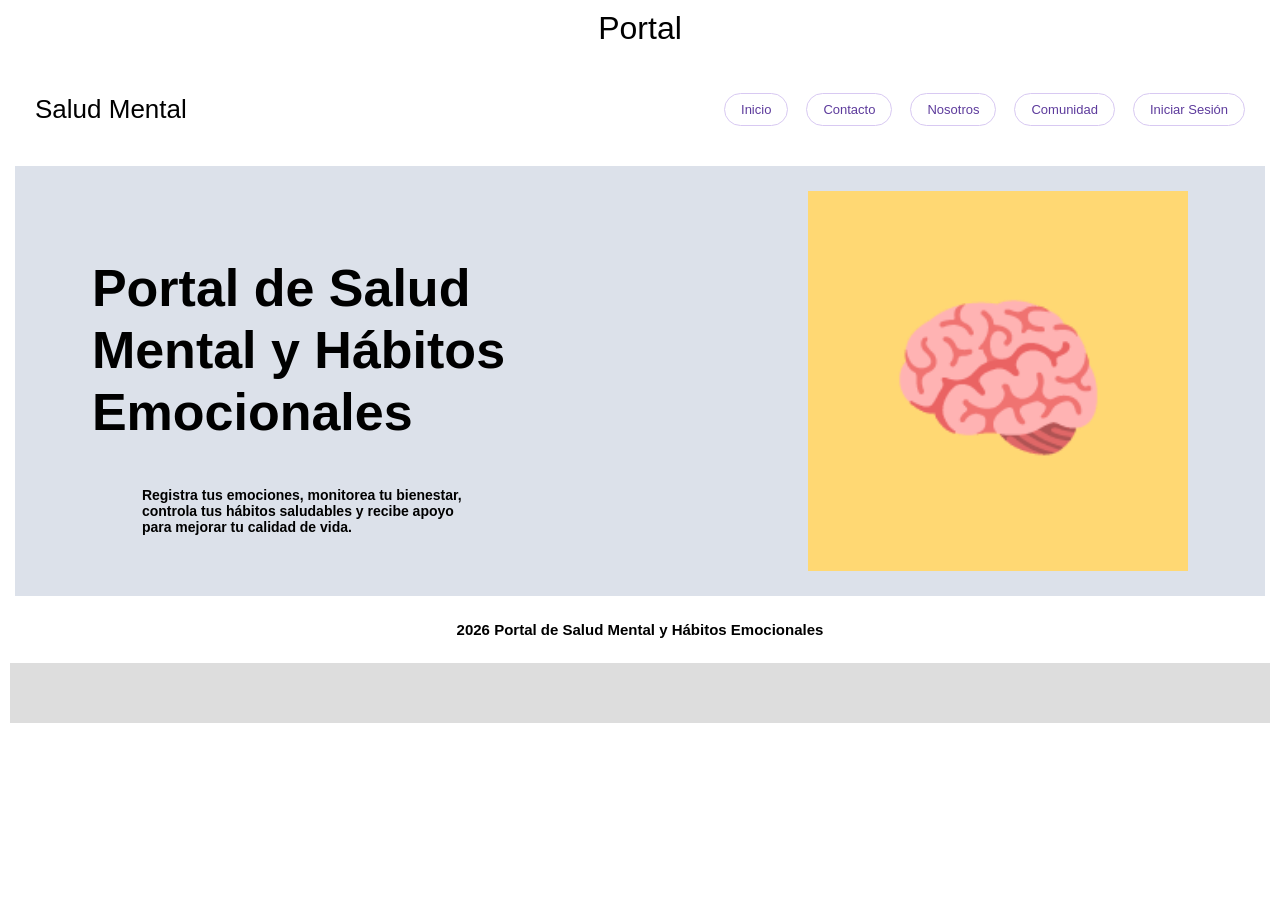
<file: src/main/resources/static/index.html>
<!DOCTYPE html>
<html lang="es">
<head>
    <meta charset="UTF-8">
    <title>Portal Salud Mental</title>
    <link rel="stylesheet" href="style.css">
</head>
<body>

    <h1 class="titulo">Portal</h1>

    <header>
        <h2>Salud Mental</h2>

        <nav>
            <a href="#">Inicio</a>
            <a href="#">Contacto</a>
            <a href="#">Nosotros</a>
            <a href="#">Comunidad</a>
            <a href="login.html">Iniciar Sesión</a>
        </nav>
    </header>

    <main class="hero">
        <section class="texto">
            <h1>Portal de Salud<br>Mental y Hábitos<br>Emocionales</h1>
            <p>
                Registra tus emociones, monitorea tu bienestar,
                controla tus hábitos saludables y recibe apoyo
                para mejorar tu calidad de vida.
            </p>
        </section>

        <section class="imagen">
            <div class="cerebro">🧠</div>
        </section>
    </main>

    <footer>
        2026 Portal de Salud Mental y Hábitos Emocionales
    </footer>

</body>
</html>
</file>
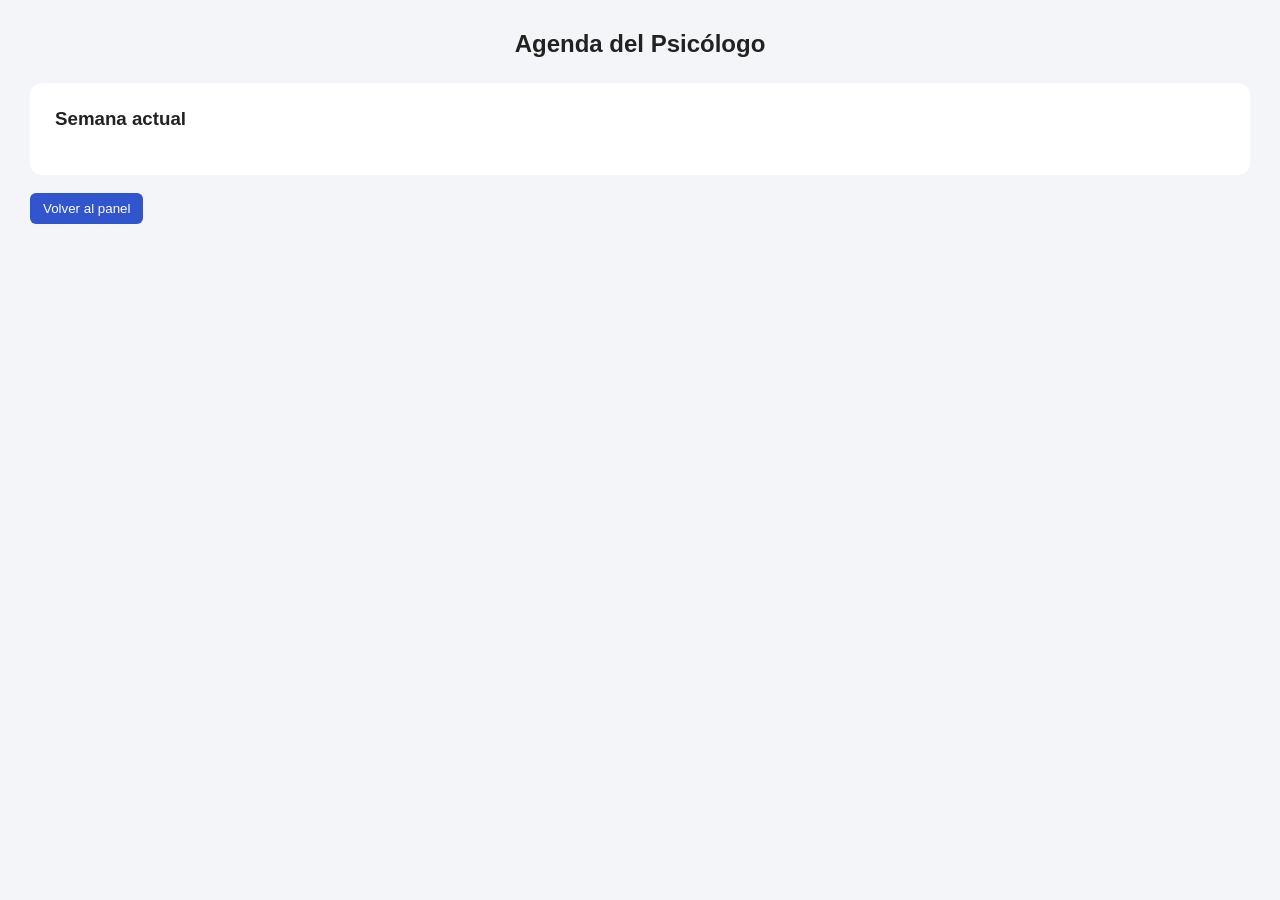
<file: src/main/resources/static/agenda-psicologo.html>
<!DOCTYPE html>
<html lang="es">
<head>
    <meta charset="UTF-8">
    <title>Agenda Psicólogo</title>
    <link rel="stylesheet" href="psicologo.css">
</head>
<body onload="cargarAgendaPsicologo()">

<div class="main">
    <h2 class="titulo" style="text-align:center;">Agenda del Psicólogo</h2>

    <div class="agenda">
        <h3>Semana actual</h3>

        <div class="calendario" id="listaSesiones"></div>
    </div>

    <br>
    <button class="btn" onclick="location.href='dashboard-psicologo.html'">Volver al panel</button>
</div>

<script src="psicologo.js"></script>
</body>
</html>
</file>
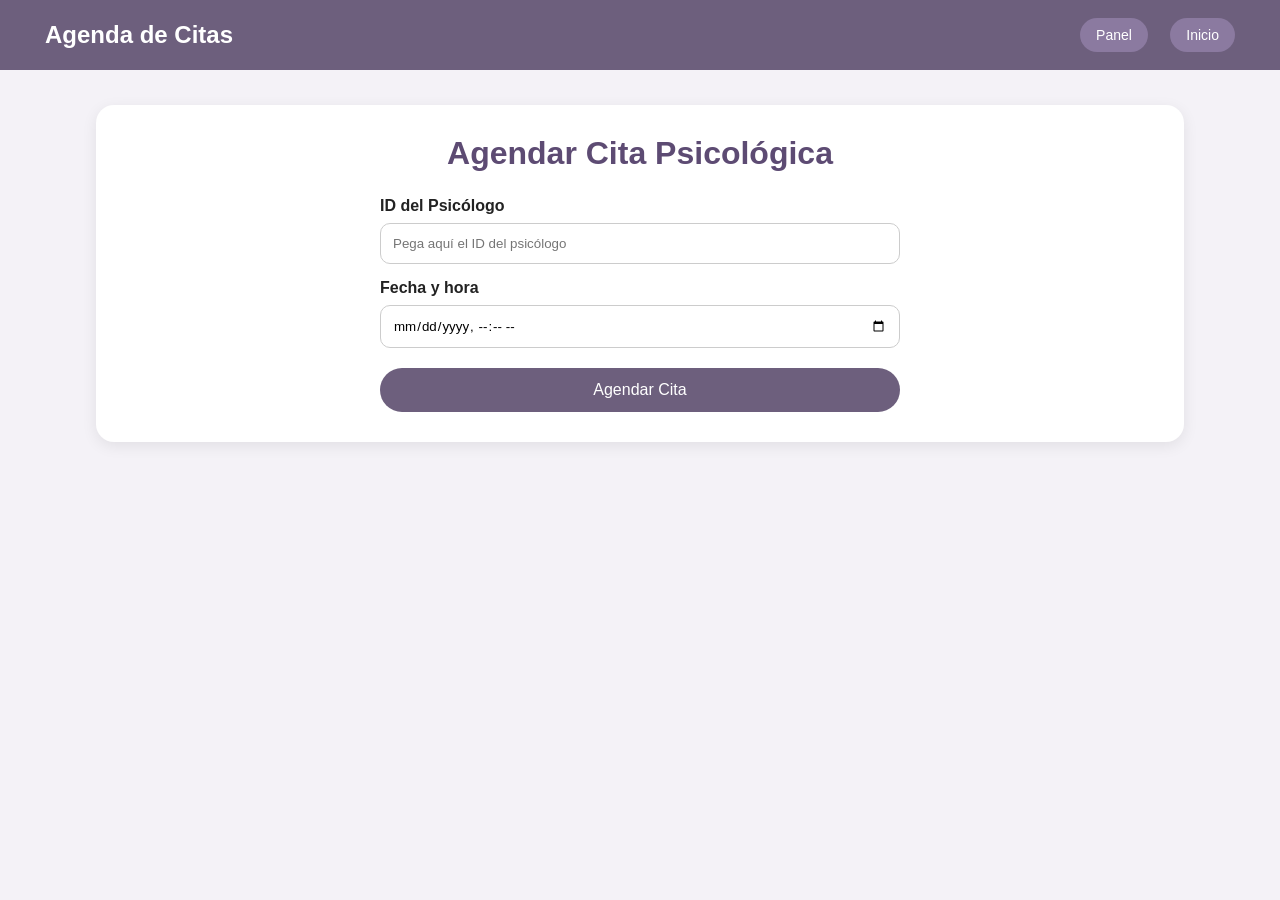
<file: src/main/resources/static/agenda.html>
<!DOCTYPE html>
<html lang="es">
<head>
    <meta charset="UTF-8">
    <title>Agenda de Citas</title>
    <link rel="stylesheet" href="paciente.css">
</head>
<body>

<header class="header">
    <h2>Agenda de Citas</h2>
    <div class="nav">
        <a href="dashboard-paciente.html">Panel</a>
        <a href="index.html">Inicio</a>
    </div>
</header>

<div class="contenedor">
    <div class="card">
        <h1 class="titulo">Agendar Cita Psicológica</h1>

        <form class="formulario" onsubmit="registrarSesion(event)">
            <label>ID del Psicólogo</label>
            <input type="text" id="psicologoId" placeholder="Pega aquí el ID del psicólogo" required>

            <label>Fecha y hora</label>
            <input type="datetime-local" id="fechaHora" required>

            <button type="submit">Agendar Cita</button>
        </form>
    </div>
</div>

<script src="paciente.js"></script>
</body>
</html>
</file>
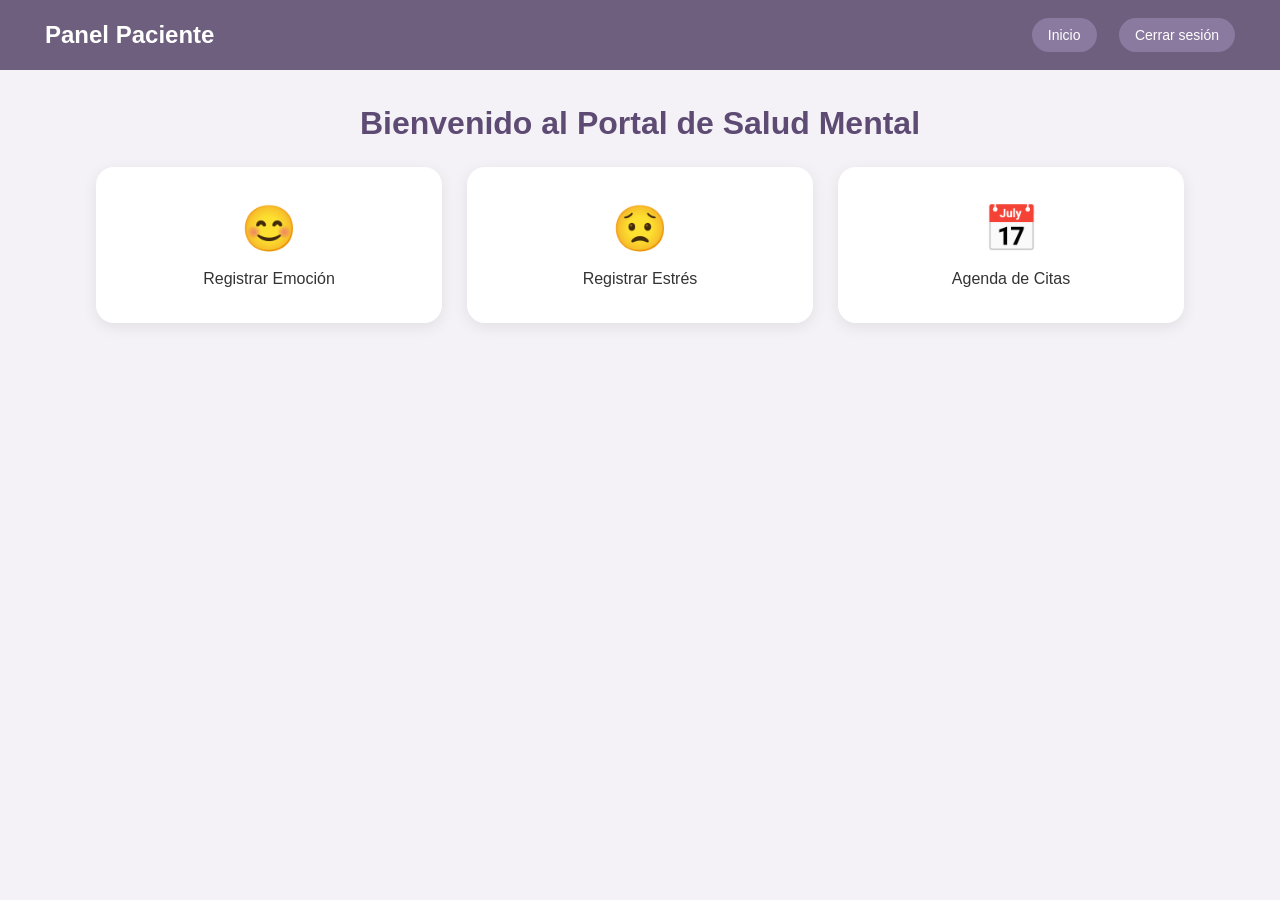
<file: src/main/resources/static/dashboard-paciente.html>
<!DOCTYPE html>
<html lang="es">
<head>
    <meta charset="UTF-8">
    <title>Panel Paciente</title>
    <link rel="stylesheet" href="paciente.css">
</head>
<body>

<header class="header">
    <h2>Panel Paciente</h2>
    <div class="nav">
        <a href="index.html">Inicio</a>
        <a href="login.html">Cerrar sesión</a>
    </div>
</header>

<div class="contenedor">
    <h1 class="titulo">Bienvenido al Portal de Salud Mental</h1>

    <div class="grid">
        <a class="opcion" href="emociones.html">
            <span>😊</span>
            Registrar Emoción
        </a>

        <a class="opcion" href="estres.html">
            <span>😟</span>
            Registrar Estrés
        </a>

        <a class="opcion" href="agenda.html">
            <span>📅</span>
            Agenda de Citas
        </a>
    </div>
</div>

</body>
</html>
</file>
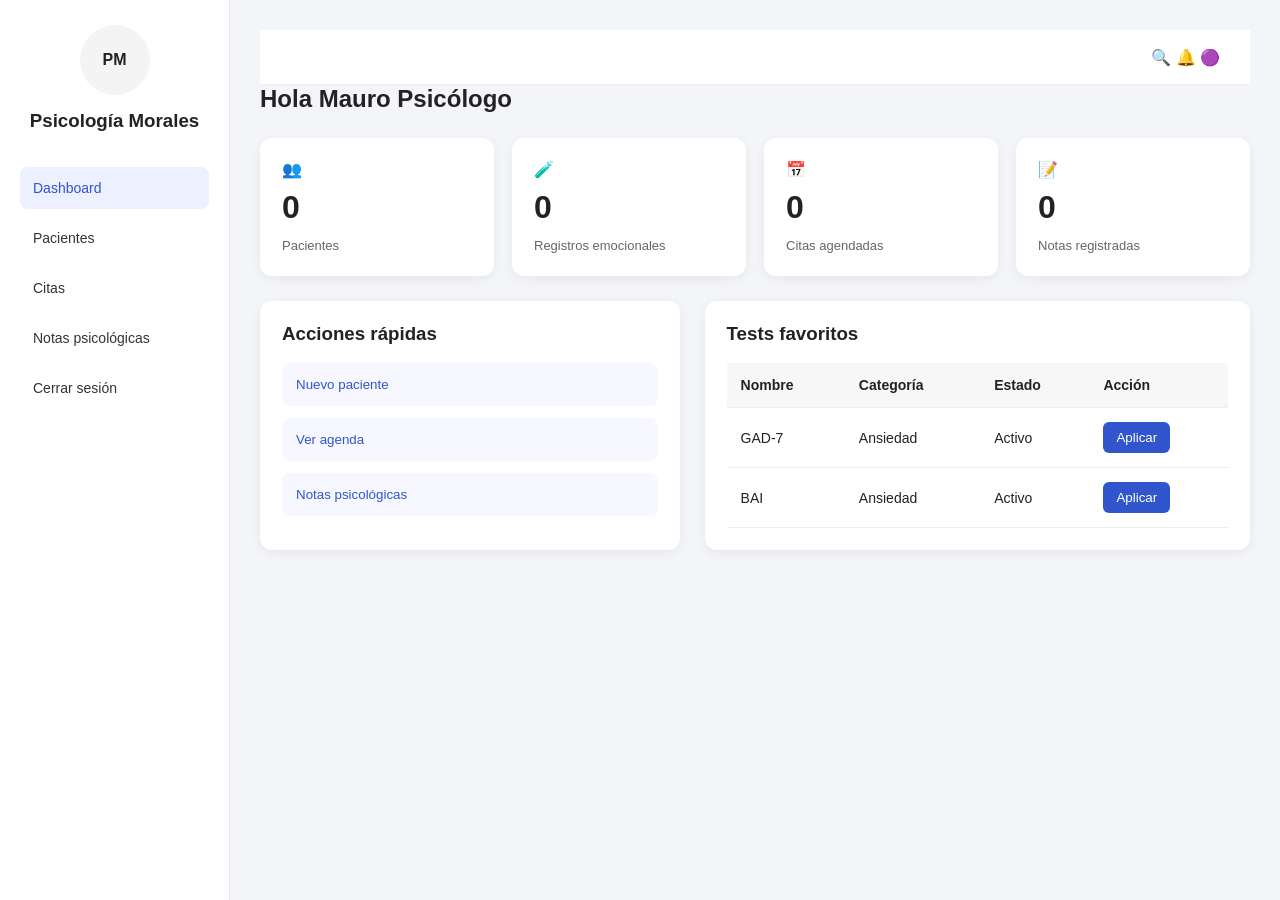
<file: src/main/resources/static/dashboard-psicologo.html>
<!DOCTYPE html>
<html lang="es">
<head>
    <meta charset="UTF-8">
    <title>Dashboard Psicólogo</title>
    <link rel="stylesheet" href="psicologo.css">
</head>
<body onload="cargarDashboardPsicologo()">

<div class="layout">
    <aside class="sidebar">
        <div class="avatar">PM</div>
        <h3>Psicología Morales</h3>

        <a class="activo" href="dashboard-psicologo.html">Dashboard</a>
        <a href="pacientes-psicologo.html">Pacientes</a>
        <a href="agenda-psicologo.html">Citas</a>
        <a href="notas-psicologo.html">Notas psicológicas</a>
        <a href="login-psicologo.html">Cerrar sesión</a>
    </aside>

    <main class="main">
        <div class="topbar">🔍 🔔 🟣</div>

        <h2 class="titulo">Hola Mauro Psicólogo</h2>

        <div class="cards">
            <div class="card">
                👥
                <h2 id="totalPacientes">0</h2>
                <span>Pacientes</span>
            </div>

            <div class="card">
                🧪
                <h2 id="totalEmociones">0</h2>
                <span>Registros emocionales</span>
            </div>

            <div class="card">
                📅
                <h2 id="totalSesiones">0</h2>
                <span>Citas agendadas</span>
            </div>

            <div class="card">
                📝
                <h2 id="totalNotas">0</h2>
                <span>Notas registradas</span>
            </div>
        </div>

        <div class="grid-2">
            <div class="card acciones">
                <h3>Acciones rápidas</h3><br>
                <button onclick="location.href='pacientes-psicologo.html'">Nuevo paciente</button>
                <button onclick="location.href='agenda-psicologo.html'">Ver agenda</button>
                <button onclick="location.href='notas-psicologo.html'">Notas psicológicas</button>
            </div>

            <div class="card">
                <h3>Tests favoritos</h3><br>
                <table>
                    <tr>
                        <th>Nombre</th>
                        <th>Categoría</th>
                        <th>Estado</th>
                        <th>Acción</th>
                    </tr>
                    <tr>
                        <td>GAD-7</td>
                        <td>Ansiedad</td>
                        <td>Activo</td>
                        <td><button class="btn">Aplicar</button></td>
                    </tr>
                    <tr>
                        <td>BAI</td>
                        <td>Ansiedad</td>
                        <td>Activo</td>
                        <td><button class="btn">Aplicar</button></td>
                    </tr>
                </table>
            </div>
        </div>
    </main>
</div>

<script src="psicologo.js"></script>
</body>
</html>
</file>
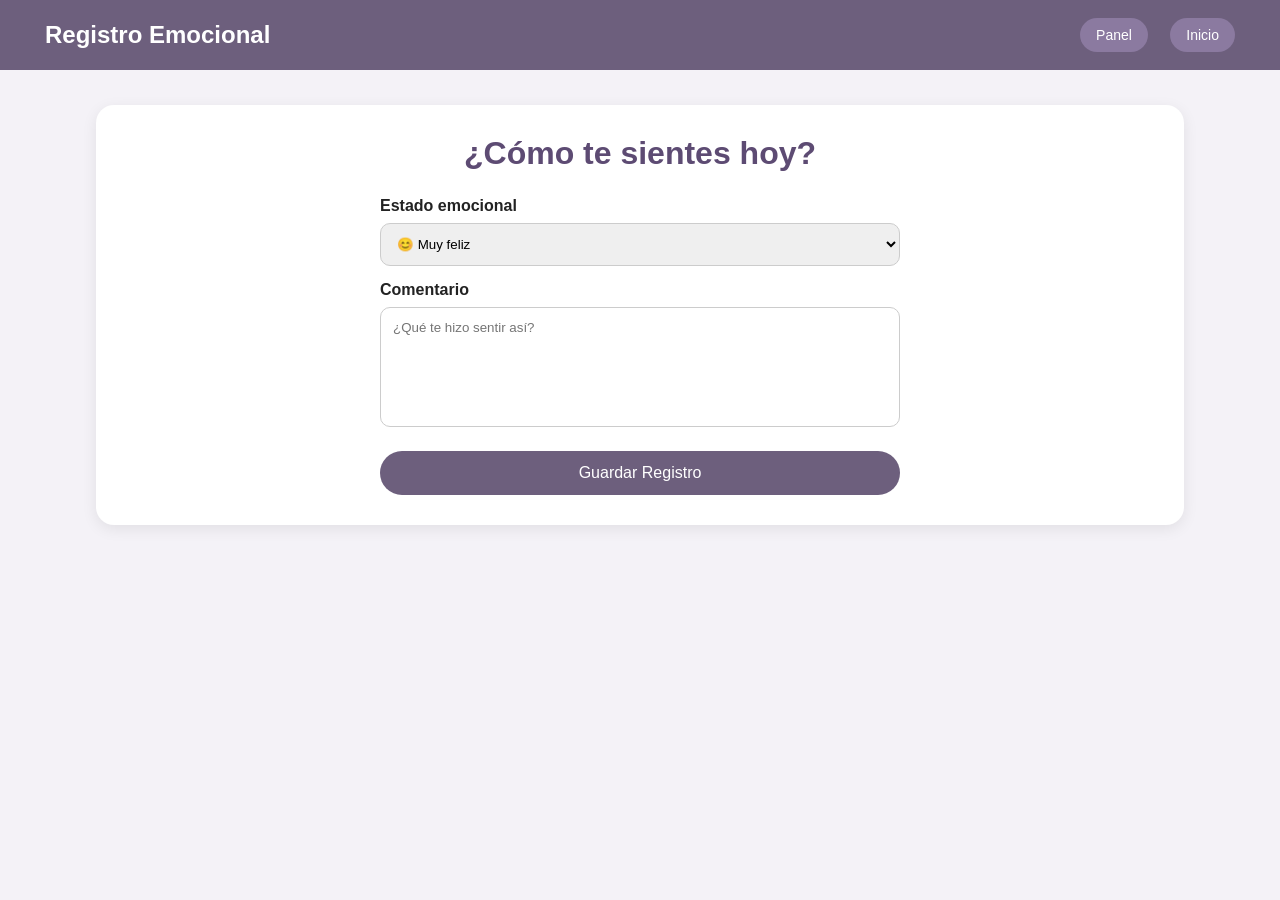
<file: src/main/resources/static/emociones.html>
<!DOCTYPE html>
<html lang="es">
<head>
    <meta charset="UTF-8">
    <title>Registro de Emociones</title>
    <link rel="stylesheet" href="paciente.css">
</head>
<body>

<header class="header">
    <h2>Registro Emocional</h2>
    <div class="nav">
        <a href="dashboard-paciente.html">Panel</a>
        <a href="index.html">Inicio</a>
    </div>
</header>

<div class="contenedor">
    <div class="card">
        <h1 class="titulo">¿Cómo te sientes hoy?</h1>

        <form class="formulario" onsubmit="registrarEmocion(event)">
            <label>Estado emocional</label>
            <select id="estado" required>
                <option value="Muy feliz">😊 Muy feliz</option>
                <option value="Feliz">🙂 Feliz</option>
                <option value="Neutral">😐 Neutral</option>
                <option value="Triste">😢 Triste</option>
                <option value="Ansioso">😰 Ansioso</option>
            </select>

            <label>Comentario</label>
            <textarea id="comentario" placeholder="¿Qué te hizo sentir así?"></textarea>

            <button type="submit">Guardar Registro</button>
        </form>
    </div>
</div>

<script src="paciente.js"></script>
</body>
</html>
</file>
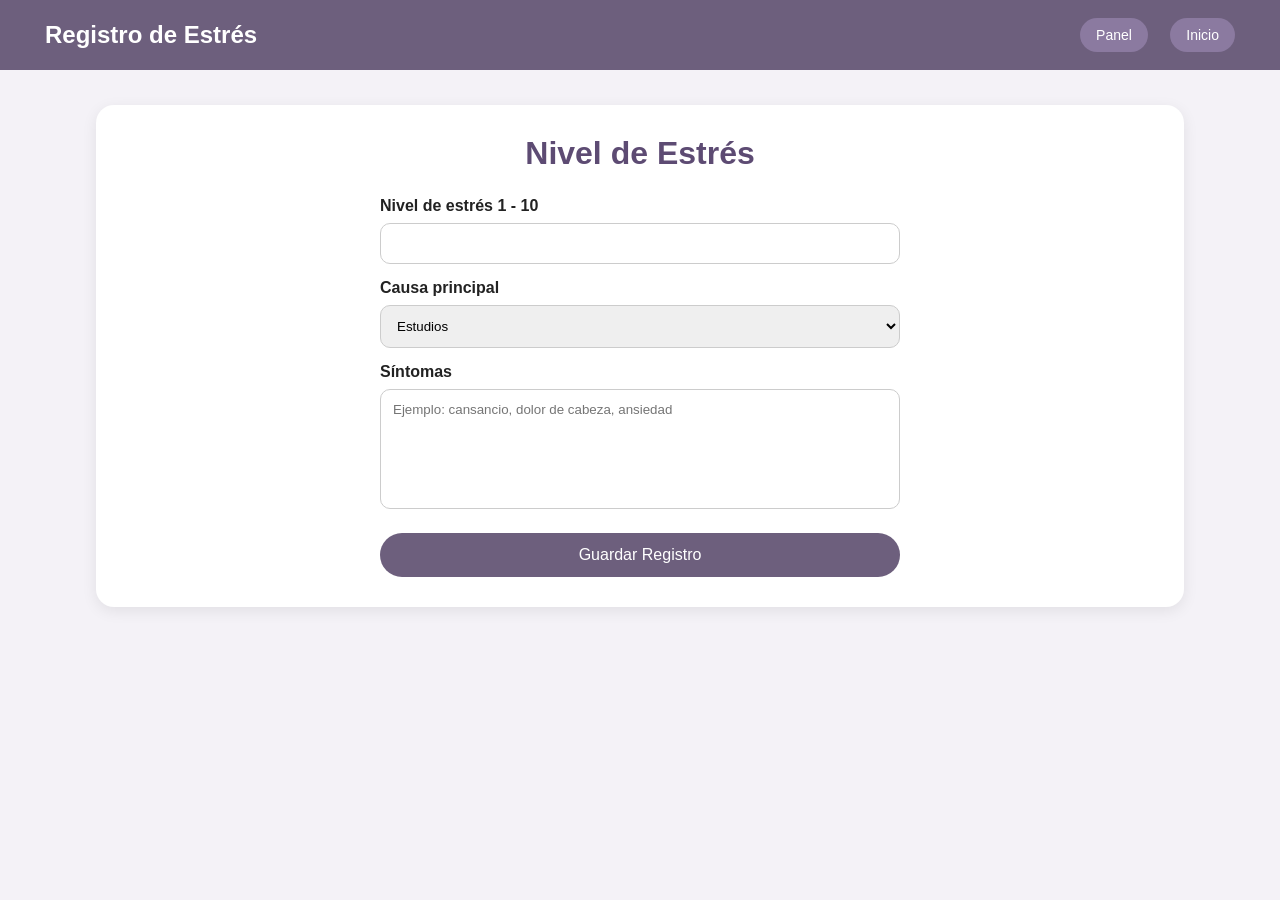
<file: src/main/resources/static/estres.html>
<!DOCTYPE html>
<html lang="es">
<head>
    <meta charset="UTF-8">
    <title>Registro de Estrés</title>
    <link rel="stylesheet" href="paciente.css">
</head>
<body>

<header class="header">
    <h2>Registro de Estrés</h2>
    <div class="nav">
        <a href="dashboard-paciente.html">Panel</a>
        <a href="index.html">Inicio</a>
    </div>
</header>

<div class="contenedor">
    <div class="card">
        <h1 class="titulo">Nivel de Estrés</h1>

        <form class="formulario" onsubmit="registrarEstres(event)">
            <label>Nivel de estrés 1 - 10</label>
            <input type="number" id="nivel" min="1" max="10" required>

            <label>Causa principal</label>
            <select id="causa">
                <option value="Estudios">Estudios</option>
                <option value="Trabajo">Trabajo</option>
                <option value="Familia">Familia</option>
                <option value="Salud">Salud</option>
                <option value="Otro">Otro</option>
            </select>

            <label>Síntomas</label>
            <textarea id="sintomas" placeholder="Ejemplo: cansancio, dolor de cabeza, ansiedad"></textarea>

            <button type="submit">Guardar Registro</button>
        </form>
    </div>
</div>

<script src="paciente.js"></script>
</body>
</html>
</file>
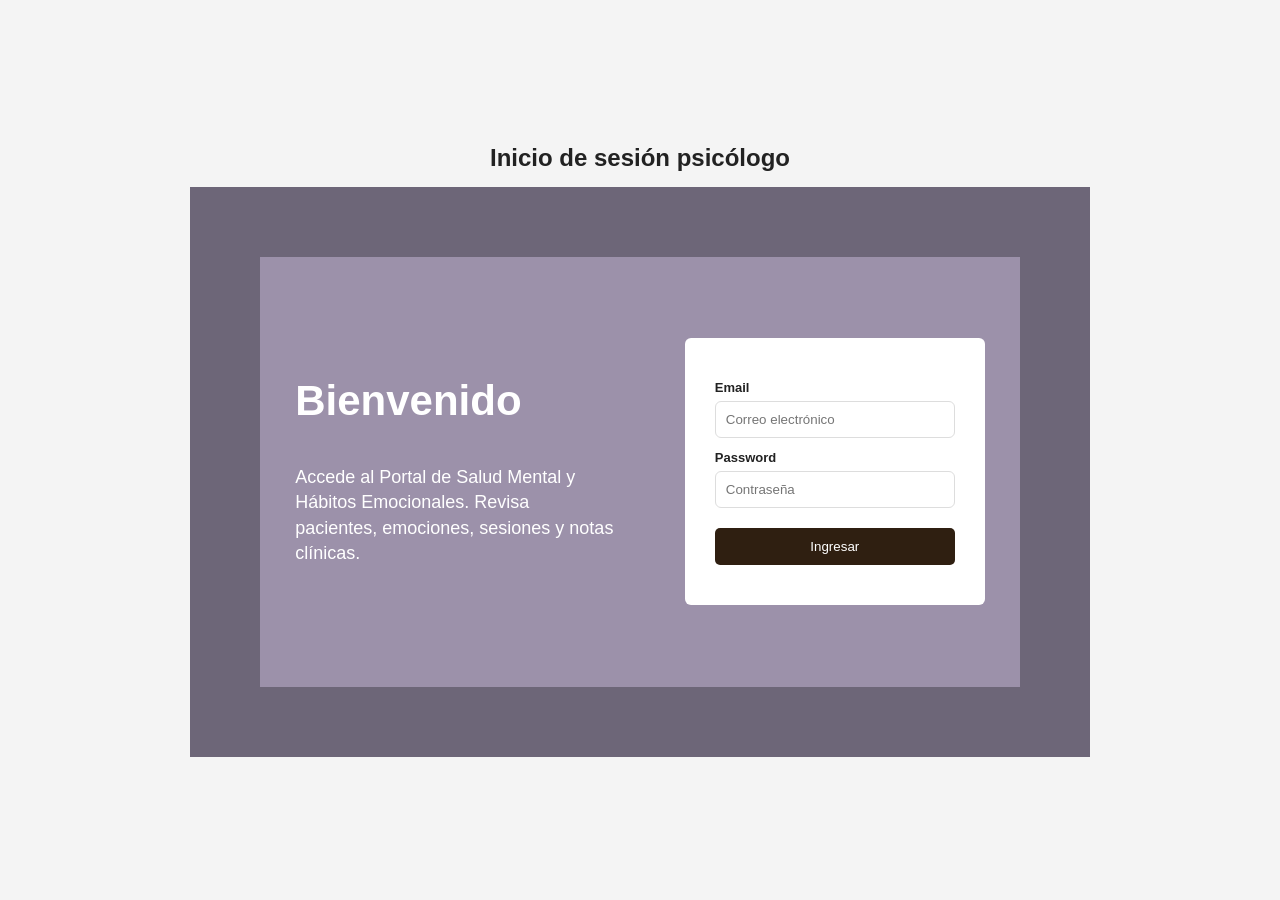
<file: src/main/resources/static/login-psicologo.html>
<!DOCTYPE html>
<html lang="es">
<head>
    <meta charset="UTF-8">
    <title>Login Psicólogo</title>
    <link rel="stylesheet" href="psicologo.css">
</head>
<body class="login-body">

<div>
    <h2 style="text-align:center;margin-bottom:15px;">Inicio de sesión psicólogo</h2>

    <div class="login-contenedor">
        <div class="login-box">
            <div class="login-text">
                <h1>Bienvenido</h1>
                <p>
                    Accede al Portal de Salud Mental y Hábitos Emocionales.
                    Revisa pacientes, emociones, sesiones y notas clínicas.
                </p>
            </div>

            <form class="login-form" onsubmit="loginPsicologo(event)">
                <label>Email</label>
                <input type="email" id="correo" placeholder="Correo electrónico" required>

                <label>Password</label>
                <input type="password" id="password" placeholder="Contraseña" required>

                <button type="submit">Ingresar</button>
                <p id="mensaje" style="color:red;text-align:center;margin-top:10px;"></p>
            </form>
        </div>
    </div>
</div>

<script src="psicologo.js"></script>
</body>
</html>
</file>
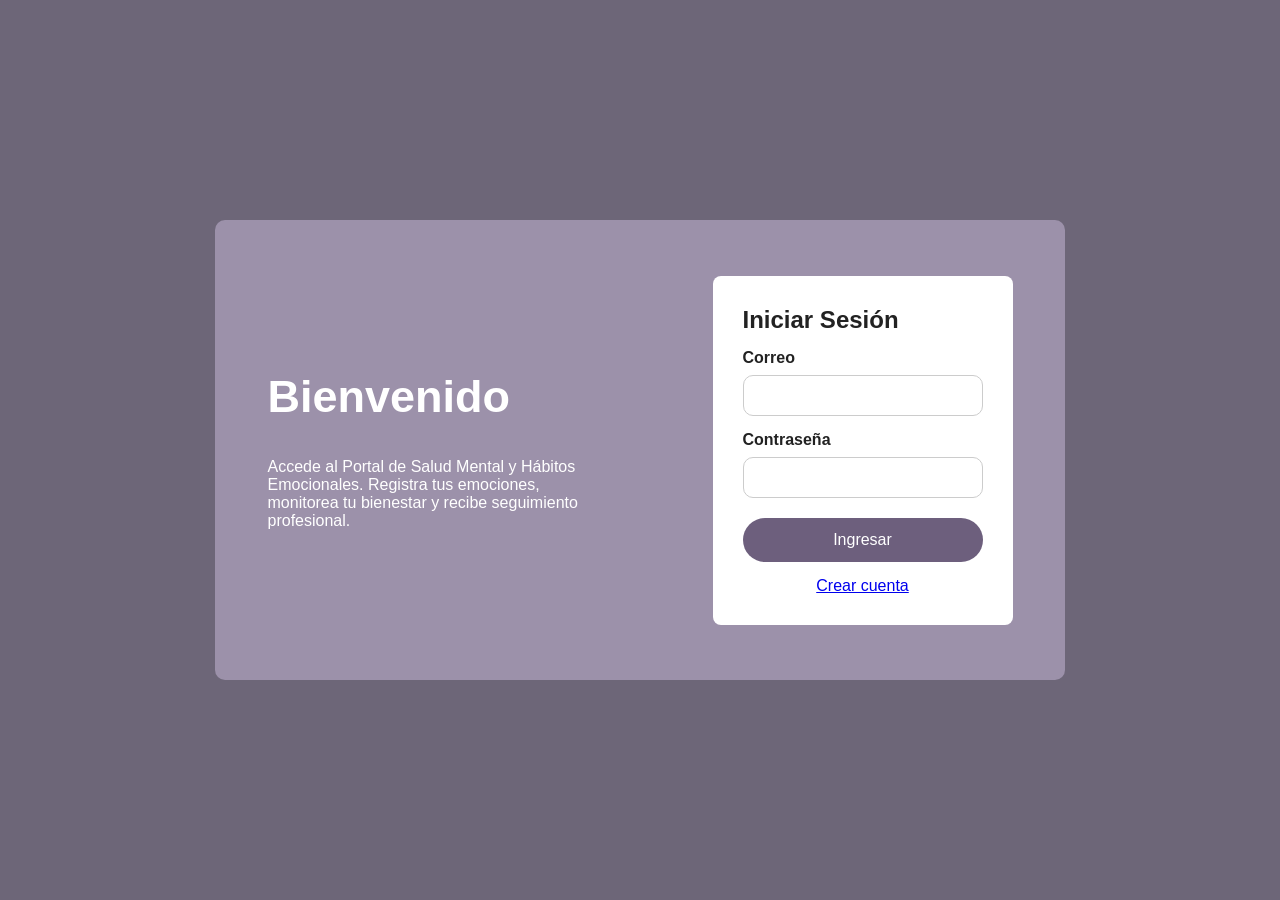
<file: src/main/resources/static/login.html>
<!DOCTYPE html>
<html lang="es">
<head>
    <meta charset="UTF-8">
    <title>Inicio Sesión Paciente</title>
    <link rel="stylesheet" href="paciente.css">
</head>
<body class="login-body">

<div class="login-box">
    <div class="login-text">
        <h1>Bienvenido</h1>
        <p>
            Accede al Portal de Salud Mental y Hábitos Emocionales.
            Registra tus emociones, monitorea tu bienestar y recibe seguimiento profesional.
        </p>
    </div>

    <form class="login-form" onsubmit="loginPaciente(event)">
        <h2>Iniciar Sesión</h2>

        <label>Correo</label>
        <input type="email" id="correo" required>

        <label>Contraseña</label>
        <input type="password" id="password" required>

        <button type="submit">Ingresar</button>

        <p class="mensaje" id="mensaje"></p>

        <p style="margin-top:15px;text-align:center;">
            <a href="registro.html">Crear cuenta</a>
        </p>
    </form>
</div>

<script src="paciente.js"></script>
</body>
</html>
</file>
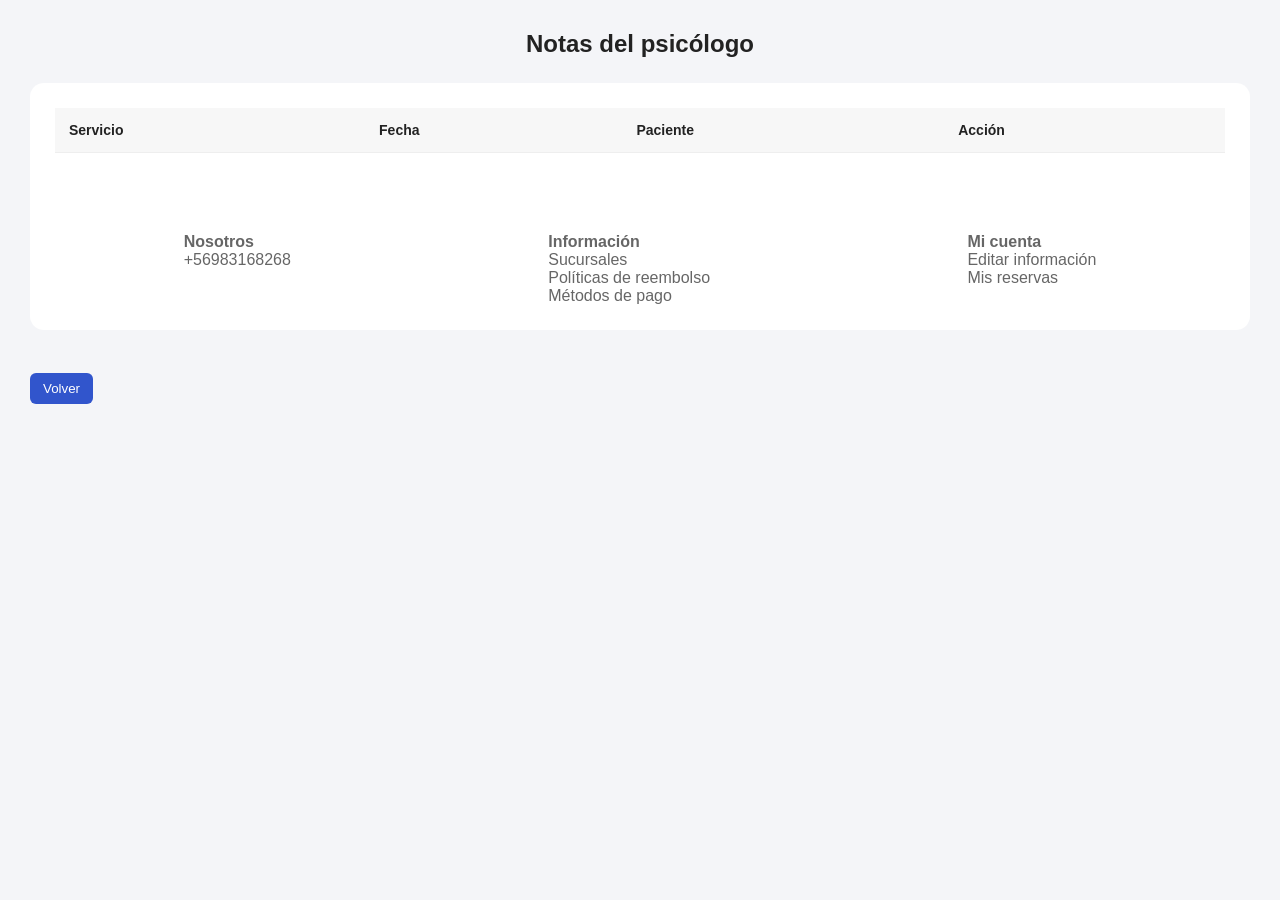
<file: src/main/resources/static/notas-psicologo.html>
<!DOCTYPE html>
<html lang="es">
<head>
    <meta charset="UTF-8">
    <title>Notas del Psicólogo</title>
    <link rel="stylesheet" href="psicologo.css">
</head>
<body onload="cargarNotasPsicologo()">

<div class="main">
    <h2 class="titulo" style="text-align:center;">Notas del psicólogo</h2>

    <div class="panel">
        <table>
            <thead>
                <tr>
                    <th>Servicio</th>
                    <th>Fecha</th>
                    <th>Paciente</th>
                    <th>Acción</th>
                </tr>
            </thead>
            <tbody id="tablaNotas"></tbody>
        </table>

        <div class="footer-notas">
            <div>
                <b>Nosotros</b><br>
                +56983168268
            </div>
            <div>
                <b>Información</b><br>
                Sucursales<br>
                Políticas de reembolso<br>
                Métodos de pago
            </div>
            <div>
                <b>Mi cuenta</b><br>
                Editar información<br>
                Mis reservas
            </div>
        </div>
    </div>

    <br>
    <button class="btn" onclick="location.href='dashboard-psicologo.html'">Volver</button>
</div>

<script src="psicologo.js"></script>
</body>
</html>
</file>
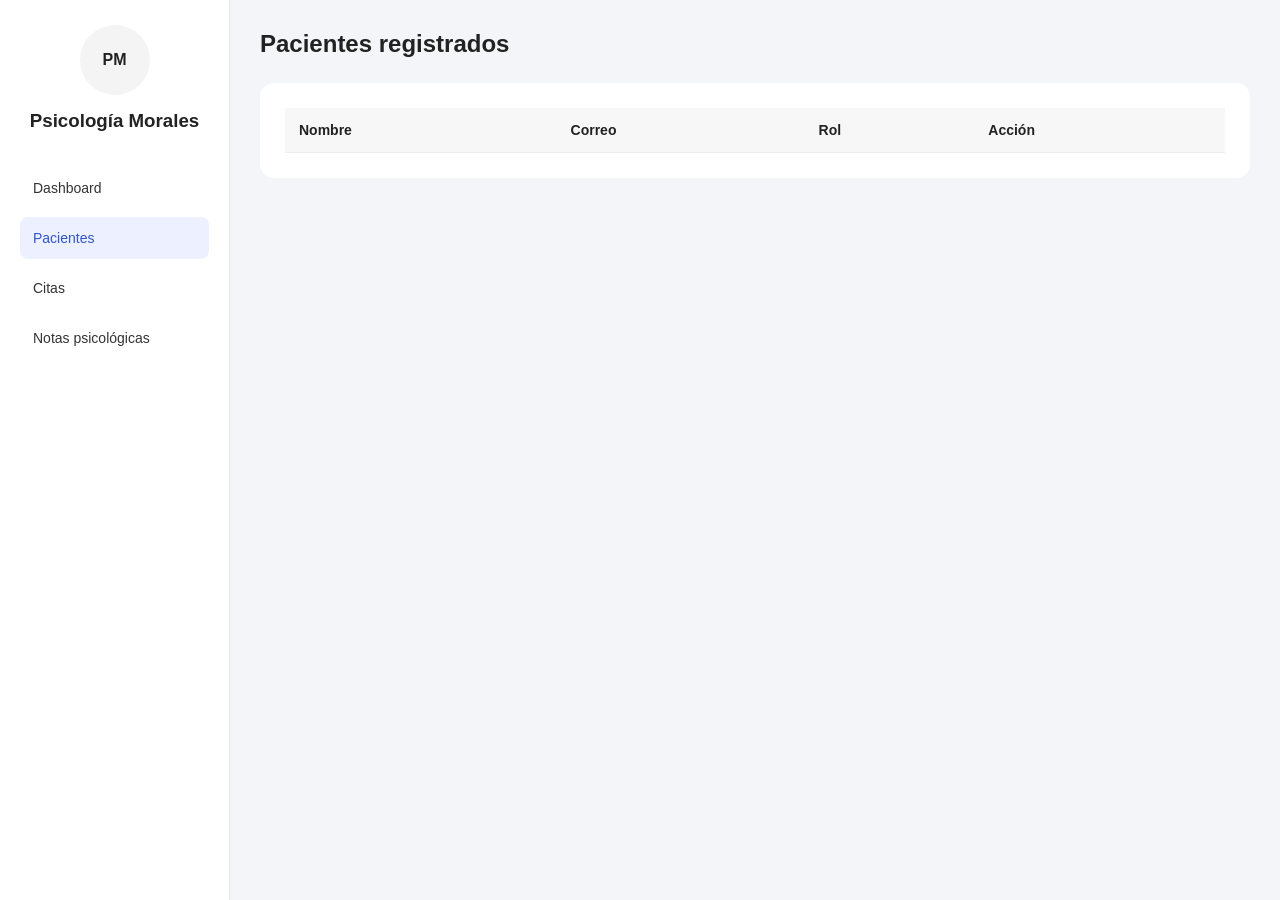
<file: src/main/resources/static/pacientes-psicologo.html>
<!DOCTYPE html>
<html lang="es">
<head>
    <meta charset="UTF-8">
    <title>Pacientes</title>
    <link rel="stylesheet" href="psicologo.css">
</head>
<body onload="cargarPacientes()">

<div class="layout">
    <aside class="sidebar">
        <div class="avatar">PM</div>
        <h3>Psicología Morales</h3>

        <a href="dashboard-psicologo.html">Dashboard</a>
        <a class="activo" href="pacientes-psicologo.html">Pacientes</a>
        <a href="agenda-psicologo.html">Citas</a>
        <a href="notas-psicologo.html">Notas psicológicas</a>
    </aside>

    <main class="main">
        <h2 class="titulo">Pacientes registrados</h2>

        <div class="panel">
            <table>
                <thead>
                    <tr>
                        <th>Nombre</th>
                        <th>Correo</th>
                        <th>Rol</th>
                        <th>Acción</th>
                    </tr>
                </thead>
                <tbody id="tablaPacientes"></tbody>
            </table>
        </div>
    </main>
</div>

<script src="psicologo.js"></script>
</body>
</html>
</file>
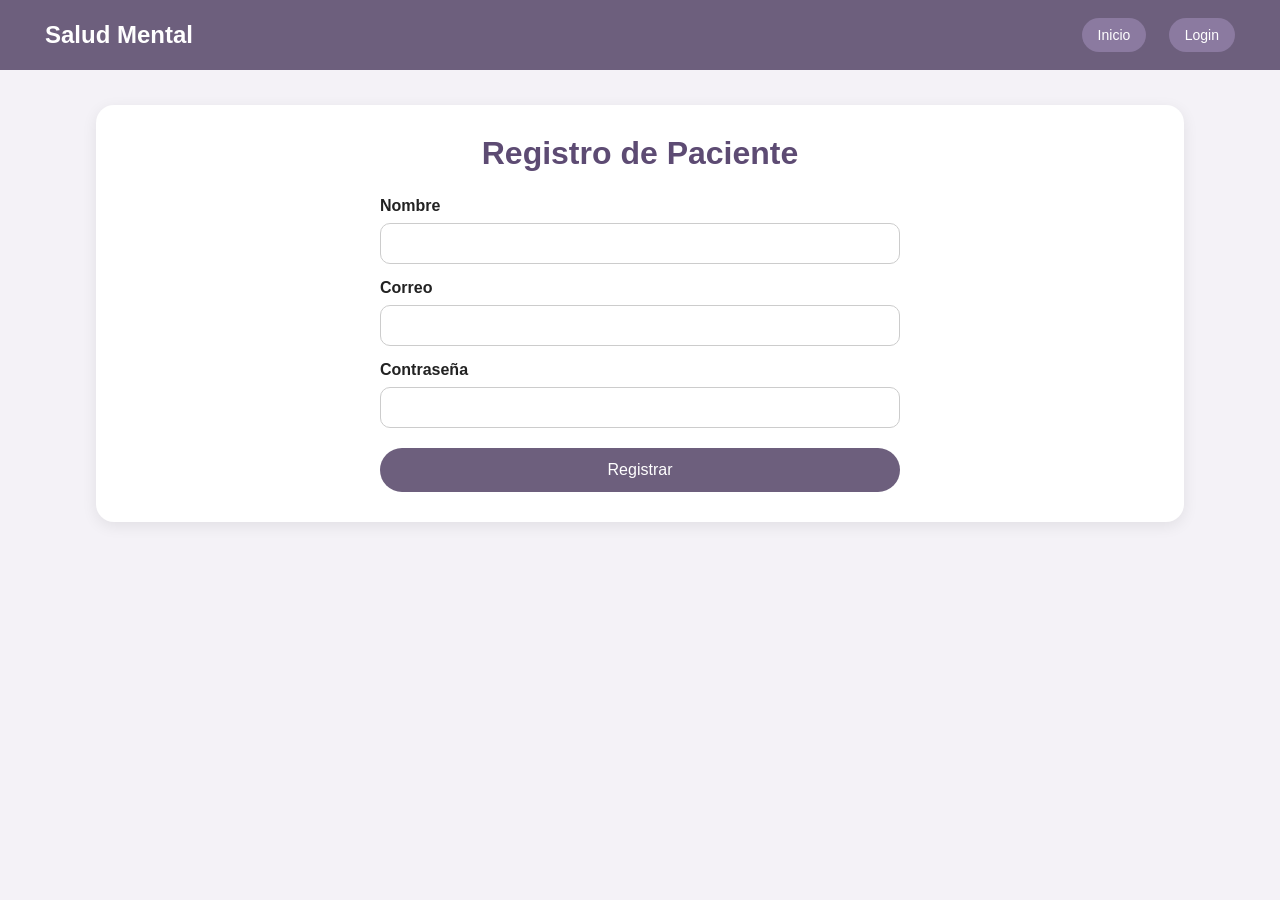
<file: src/main/resources/static/registro.html>
<!DOCTYPE html>
<html lang="es">
<head>
    <meta charset="UTF-8">
    <title>Registro Paciente</title>
    <link rel="stylesheet" href="paciente.css">
</head>
<body>

<header class="header">
    <h2>Salud Mental</h2>
    <div class="nav">
        <a href="index.html">Inicio</a>
        <a href="login.html">Login</a>
    </div>
</header>

<div class="contenedor">
    <div class="card">
        <h1 class="titulo">Registro de Paciente</h1>

        <form class="formulario" onsubmit="registrarPaciente(event)">
            <label>Nombre</label>
            <input type="text" id="nombre" required>

            <label>Correo</label>
            <input type="email" id="correo" required>

            <label>Contraseña</label>
            <input type="password" id="password" required>

            <button type="submit">Registrar</button>
        </form>
    </div>
</div>

<script src="paciente.js"></script>
</body>
</html>
</file>
<file: src/main/resources/static/style.css>
body {
    margin: 0;
    font-family: Arial, sans-serif;
    background: #ffffff;
    color: #000;
}

.titulo {
    text-align: center;
    font-size: 32px;
    margin: 10px 0 25px;
    font-weight: 400;
}

header {
    display: flex;
    justify-content: space-between;
    align-items: center;
    padding: 0 35px 20px;
}

header h2 {
    font-size: 26px;
    font-weight: 400;
}

nav {
    display: flex;
    gap: 18px;
}

nav a {
    text-decoration: none;
    color: #5d3b9c;
    border: 1px solid #d8c9f2;
    padding: 8px 16px;
    border-radius: 20px;
    font-size: 13px;
    background: white;
}

nav a:hover {
    background: #eee6ff;
}

.hero {
    margin: 0 15px;
    background: #dce1ea;
    min-height: 430px;
    display: flex;
    align-items: center;
    justify-content: space-around;
}

.texto {
    width: 45%;
}

.texto h1 {
    font-size: 52px;
    line-height: 1.2;
    font-weight: 800;
}

.texto p {
    width: 330px;
    font-size: 14px;
    font-weight: 600;
    margin-left: 50px;
}

.imagen {
    width: 380px;
    height: 380px;
    background: #ffd873;
    display: flex;
    align-items: center;
    justify-content: center;
}

.cerebro {
    font-size: 180px;
}

footer {
    text-align: center;
    font-weight: bold;
    margin: 25px 0;
    font-size: 15px;
}

footer::after {
    content: "";
    display: block;
    height: 60px;
    background: #dddddd;
    margin: 25px 10px 0;
}
</file>
<file: src/main/resources/static/psicologo.css>
* {
    margin: 0;
    padding: 0;
    box-sizing: border-box;
    font-family: Arial, Helvetica, sans-serif;
}

body {
    background: #f4f5f8;
    color: #222;
}

.login-body {
    background: #f4f4f4;
    height: 100vh;
    display: flex;
    justify-content: center;
    align-items: center;
}

.login-contenedor {
    width: 900px;
    background: #6d6678;
    padding: 70px;
}

.login-box {
    background: #9c91aa;
    height: 430px;
    display: flex;
    align-items: center;
    justify-content: space-around;
}

.login-text {
    color: white;
    width: 42%;
}

.login-text h1 {
    font-size: 42px;
    margin-bottom: 40px;
}

.login-text p {
    font-size: 18px;
    line-height: 1.4;
}

.login-form {
    background: white;
    width: 300px;
    padding: 30px;
    border-radius: 6px;
}

.login-form label {
    font-size: 13px;
    font-weight: bold;
    margin-top: 12px;
    display: block;
}

.login-form input {
    width: 100%;
    padding: 10px;
    margin-top: 6px;
    border: 1px solid #ddd;
    border-radius: 6px;
}

.login-form button {
    width: 100%;
    margin-top: 20px;
    padding: 11px;
    background: #2f1f11;
    color: white;
    border: none;
    border-radius: 5px;
}

.layout {
    display: flex;
    min-height: 100vh;
}

.sidebar {
    width: 230px;
    background: white;
    border-right: 1px solid #e5e5e5;
    padding: 25px 20px;
}

.avatar {
    width: 70px;
    height: 70px;
    border-radius: 50%;
    background: #f4f4f4;
    display: flex;
    align-items: center;
    justify-content: center;
    margin: auto;
    font-weight: bold;
}

.sidebar h3 {
    text-align: center;
    margin: 15px 0 35px;
}

.sidebar a {
    display: block;
    text-decoration: none;
    color: #333;
    padding: 13px;
    border-radius: 8px;
    margin-bottom: 8px;
    font-size: 14px;
}

.sidebar a:hover,
.sidebar a.activo {
    background: #edf1ff;
    color: #3155cc;
}

.main {
    flex: 1;
    padding: 30px;
}

.topbar {
    height: 55px;
    background: white;
    border-bottom: 1px solid #eee;
    display: flex;
    justify-content: flex-end;
    align-items: center;
    padding: 0 30px;
    gap: 18px;
}

.titulo {
    margin-bottom: 25px;
}

.cards {
    display: grid;
    grid-template-columns: repeat(4, 1fr);
    gap: 18px;
    margin-bottom: 25px;
}

.card {
    background: white;
    padding: 22px;
    border-radius: 12px;
    box-shadow: 0 3px 12px rgba(0,0,0,.06);
}

.card h2 {
    font-size: 32px;
    margin: 10px 0;
}

.card span {
    font-size: 13px;
    color: #666;
}

.grid-2 {
    display: grid;
    grid-template-columns: 1fr 1.3fr;
    gap: 25px;
}

.acciones button {
    display: block;
    width: 100%;
    margin-bottom: 12px;
    padding: 14px;
    border: none;
    border-radius: 8px;
    background: #f6f7ff;
    color: #3155cc;
    text-align: left;
    cursor: pointer;
}

table {
    width: 100%;
    border-collapse: collapse;
    background: white;
}

th, td {
    padding: 14px;
    border-bottom: 1px solid #eee;
    text-align: left;
    font-size: 14px;
}

th {
    background: #f7f7f7;
}

.btn {
    background: #3155cc;
    color: white;
    padding: 8px 13px;
    border: none;
    border-radius: 6px;
    cursor: pointer;
}

.panel {
    background: white;
    border-radius: 14px;
    padding: 25px;
    margin-bottom: 25px;
}

.estadistica {
    height: 250px;
    background: linear-gradient(180deg, #eaf0ff, #ffffff);
    border: 1px solid #dbe3ff;
    border-radius: 12px;
    display: flex;
    align-items: end;
    padding: 20px;
    gap: 16px;
}

.barra {
    width: 45px;
    background: #6aa9ff;
    border-radius: 8px 8px 0 0;
}

.historial {
    background: #c96f70;
    min-height: 430px;
    padding: 40px;
    display: grid;
    grid-template-columns: 1fr 1fr;
    gap: 70px;
}

.historial .box {
    background: white;
    padding: 25px;
    border-radius: 5px;
}

.agenda {
    background: white;
    padding: 25px;
    border-radius: 12px;
}

.calendario {
    display: grid;
    grid-template-columns: repeat(5, 1fr);
    gap: 12px;
    margin-top: 20px;
}

.cita {
    background: #b7d8ff;
    padding: 18px;
    border-radius: 8px;
    min-height: 90px;
}

.footer-notas {
    display: flex;
    justify-content: space-around;
    margin-top: 80px;
    color: #666;
}
</file>
<file: src/main/resources/static/paciente.css>
* {
    margin: 0;
    padding: 0;
    box-sizing: border-box;
    font-family: Arial, sans-serif;
}

body {
    background: #f4f2f7;
    color: #222;
}

.header {
    height: 70px;
    background: #6d5f7d;
    color: white;
    display: flex;
    align-items: center;
    justify-content: space-between;
    padding: 0 45px;
}

.header h2 {
    font-size: 24px;
}

.nav a {
    color: white;
    text-decoration: none;
    margin-left: 18px;
    background: #8b7aa0;
    padding: 9px 16px;
    border-radius: 20px;
    font-size: 14px;
}

.nav a:hover {
    background: white;
    color: #6d5f7d;
}

.contenedor {
    width: 85%;
    margin: 35px auto;
}

.card {
    background: white;
    border-radius: 18px;
    padding: 30px;
    box-shadow: 0 4px 15px rgba(0,0,0,0.08);
}

.titulo {
    text-align: center;
    margin-bottom: 25px;
    color: #5d4b73;
}

.formulario {
    max-width: 520px;
    margin: auto;
}

label {
    display: block;
    margin-top: 15px;
    font-weight: bold;
}

input, select, textarea {
    width: 100%;
    padding: 12px;
    margin-top: 8px;
    border: 1px solid #ccc;
    border-radius: 10px;
}

textarea {
    min-height: 120px;
    resize: none;
}

button {
    margin-top: 20px;
    width: 100%;
    padding: 13px;
    border: none;
    border-radius: 25px;
    background: #6d5f7d;
    color: white;
    font-size: 16px;
    cursor: pointer;
}

button:hover {
    background: #4d3f5f;
}

.grid {
    display: grid;
    grid-template-columns: repeat(3, 1fr);
    gap: 25px;
}

.opcion {
    text-align: center;
    padding: 35px;
    background: white;
    border-radius: 18px;
    text-decoration: none;
    color: #333;
    box-shadow: 0 4px 15px rgba(0,0,0,0.08);
}

.opcion span {
    font-size: 45px;
    display: block;
    margin-bottom: 15px;
}

.login-body {
    background: #6d6678;
    height: 100vh;
    display: flex;
    justify-content: center;
    align-items: center;
}

.login-box {
    width: 850px;
    height: 460px;
    background: #9c91aa;
    display: flex;
    justify-content: space-around;
    align-items: center;
    border-radius: 10px;
}

.login-text {
    width: 40%;
    color: white;
}

.login-text h1 {
    font-size: 45px;
    margin-bottom: 35px;
}

.login-form {
    width: 300px;
    background: white;
    padding: 30px;
    border-radius: 8px;
}

.mensaje {
    margin-top: 15px;
    text-align: center;
    font-weight: bold;
}
</file>
